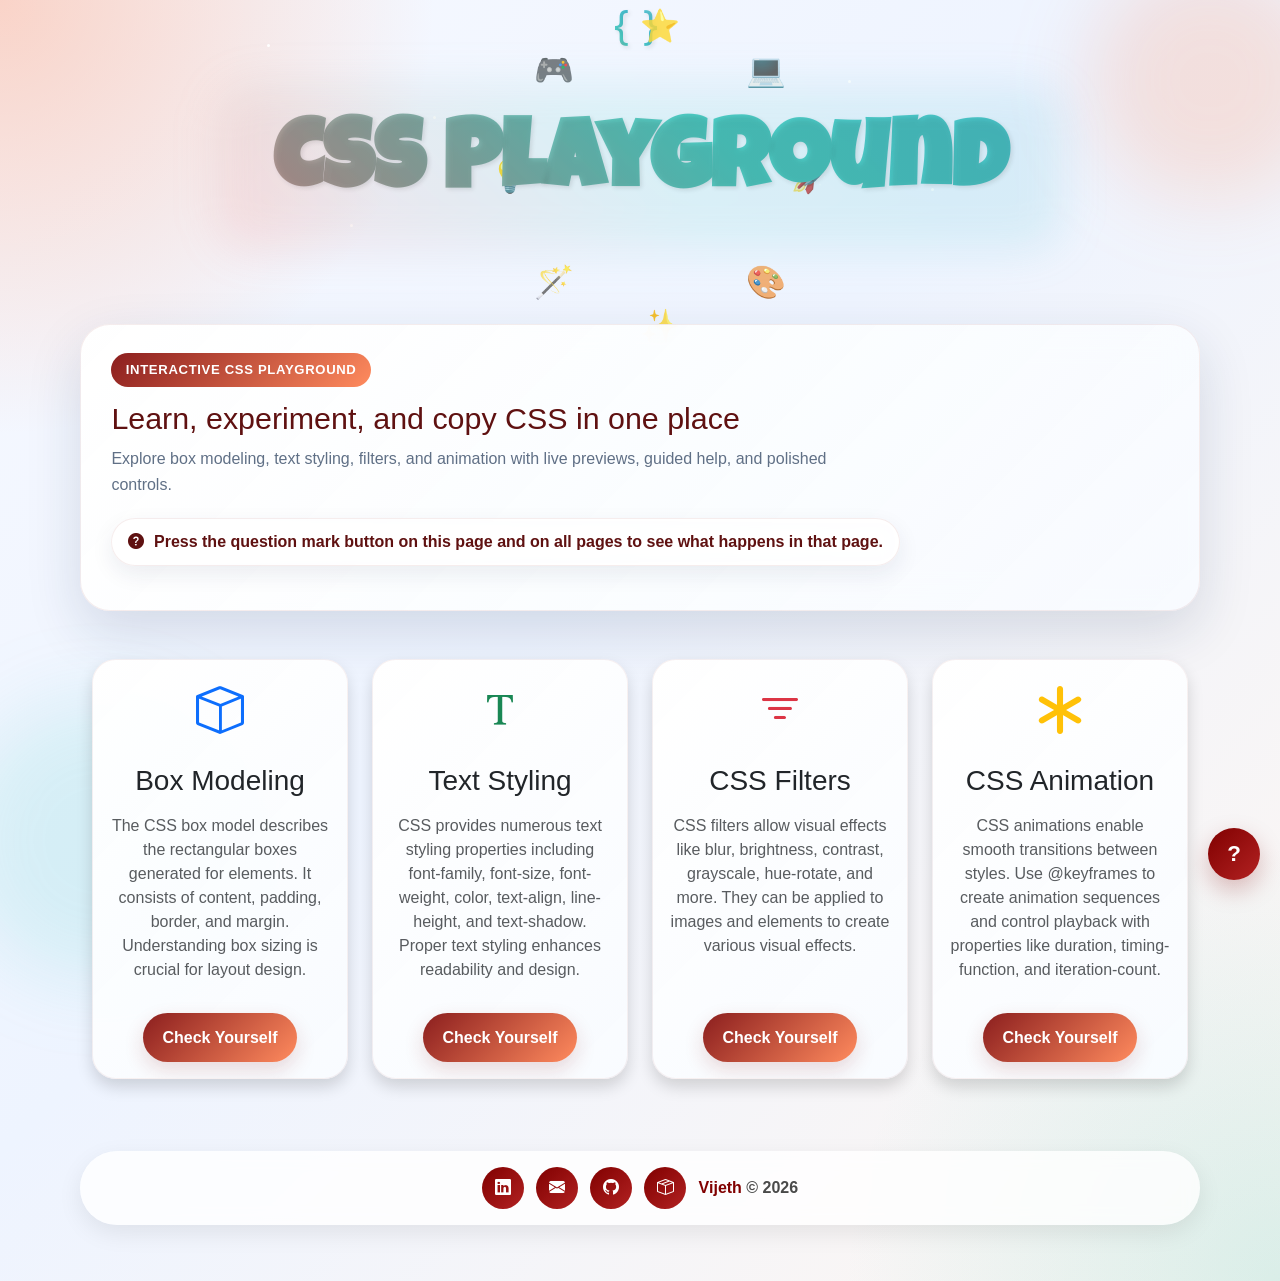
<file: index.html>
<!DOCTYPE html>
<html lang="en">

<head>
    <meta charset="UTF-8">
    <meta name="viewport" content="width=device-width, initial-scale=1.0">
    <link rel="icon" href="./Icons/main.png" type="image/x-icon" />
    <title>CSS PlayGround</title>
    <link href="https://cdn.jsdelivr.net/npm/bootstrap@5.3.0/dist/css/bootstrap.min.css" rel="stylesheet">
    <link rel="stylesheet" href="https://cdn.jsdelivr.net/npm/bootstrap-icons@1.7.2/font/bootstrap-icons.css">
    <link rel="stylesheet" href="style.css">
    <link href="https://fonts.googleapis.com/css2?family=Luckiest+Guy&display=swap" rel="stylesheet">
    <style>
        body {
            display: flex;
            flex-direction: column;
            align-items: center;
            justify-content: flex-start;
        }

        .page-footer {
            width: min(1120px, calc(100% - 2rem));
            margin: 2rem auto 1.5rem;
            padding: 1rem 1.25rem;
            border-radius: 999px;
            display: flex;
            justify-content: center;
            align-items: center;
            gap: 0.8rem;
            flex-wrap: wrap;
            background: rgba(255, 255, 255, 0.8);
            box-shadow: 0 8px 24px rgba(0, 0, 0, 0.08);
            backdrop-filter: blur(8px);
        }

        .social-links {
            display: flex;
            align-items: center;
            gap: 0.75rem;
        }

        .social-link {
            position: relative;
            display: inline-flex;
            align-items: center;
            justify-content: center;
            width: 42px;
            height: 42px;
            border-radius: 50%;
            background: linear-gradient(135deg, #800000, #b22222);
            color: #fff;
            text-decoration: none;
            font-size: 1rem;
            transition: transform 0.2s ease, box-shadow 0.2s ease;
        }

        .social-link:hover {
            transform: translateY(-3px);
            box-shadow: 0 8px 18px rgba(128, 0, 0, 0.25);
        }

        .social-link::after {
            content: attr(data-label);
            position: absolute;
            bottom: calc(100% + 8px);
            left: 50%;
            transform: translateX(-50%) translateY(4px);
            padding: 0.35rem 0.6rem;
            border-radius: 999px;
            background: #222;
            color: #fff;
            font-size: 0.72rem;
            white-space: nowrap;
            opacity: 0;
            visibility: hidden;
            transition: all 0.2s ease;
            pointer-events: none;
        }

        .social-link:hover::after {
            opacity: 1;
            visibility: visible;
            transform: translateX(-50%) translateY(0);
        }

        .footer-text {
            font-weight: 600;
            color: #4a4a4a;
        }

        .footer-name {
            font-weight: 700;
            color: #800000;
        }

        .help-fab {
            position: fixed;
            right: 1.25rem;
            bottom: 1.25rem;
            left: auto;
            top: auto;
            width: 52px;
            height: 52px;
            border: none;
            border-radius: 50%;
            background: linear-gradient(135deg, #800000, #b22222);
            color: #fff;
            font-size: 1.4rem;
            font-weight: 700;
            cursor: pointer;
            box-shadow: 0 10px 24px rgba(128, 0, 0, 0.25);
            z-index: 2200;
            display: inline-flex;
            align-items: center;
            justify-content: center;
        }

        .help-hint {
            display: inline-flex;
            align-items: center;
            gap: 0.6rem;
            margin: 0.2rem 0 1rem;
            padding: 0.7rem 1rem;
            border-radius: 999px;
            background: rgba(255, 255, 255, 0.88);
            color: #5f1111;
            font-weight: 600;
            box-shadow: 0 8px 22px rgba(24, 39, 75, 0.08);
            backdrop-filter: blur(10px);
            border: 1px solid rgba(139, 30, 30, 0.08);
        }

        .help-fab:hover {
            transform: scale(1.04);
        }

        .help-modal {
            position: fixed;
            inset: 0;
            background: rgba(0, 0, 0, 0.55);
            display: none;
            align-items: center;
            justify-content: center;
            padding: 1rem;
            z-index: 2300;
            overflow-y: auto;
        }

        .help-modal.active {
            display: flex;
        }

        .help-modal-content {
            width: min(92vw, 520px);
            max-height: 90vh;
            overflow-y: auto;
            background: linear-gradient(135deg, #ffffff, #f9fbff);
            border-radius: 24px;
            padding: 1.25rem;
            box-shadow: 0 24px 60px rgba(0, 0, 0, 0.18);
            border: 1px solid rgba(139, 30, 30, 0.08);
        }

        .help-modal-content h2 {
            margin: 0 0 0.6rem;
            color: #800000;
            font-size: 1.2rem;
        }

        .help-modal-content p,
        .help-modal-content li {
            color: #4a4a4a;
        }

        .help-modal-content ol {
            margin: 0.5rem 0 0;
            padding-left: 1.1rem;
        }

        .help-meaning {
            margin-top: 0.8rem;
            padding: 0.8rem;
            border-radius: 12px;
            background: #fff7f7;
            border: 1px solid rgba(128, 0, 0, 0.14);
            color: #333;
        }

        .help-close {
            margin-top: 1rem;
            border: none;
            border-radius: 999px;
            padding: 0.75rem 1rem;
            background: linear-gradient(135deg, #800000, #a02c2c);
            color: #fff;
            cursor: pointer;
            font-weight: 600;
            box-shadow: 0 10px 20px rgba(128, 0, 0, 0.16);
        }

        @media (max-width: 768px) {
            .page-footer {
                border-radius: 20px;
                padding: 0.9rem;
            }
        }
    </style>
</head>

<body>
    <div class="logo">
        <i class="bi bi-braces"></i>
        <!-- Bootstrap Icon -->
    </div>
    <!-- Enhanced Header Section -->
    <div class="header">
        <div class="emoji-container">
            <!-- Emojis surrounding the header -->
            <div class="emoji" style="animation-delay: 0s">🚀</div>
            <div class="emoji" style="animation-delay: 1s">🎨</div>
            <div class="emoji" style="animation-delay: 2s">✨</div>
            <div class="emoji" style="animation-delay: 3s">🪄</div>
            <div class="emoji" style="animation-delay: 4s">💡</div>
            <div class="emoji" style="animation-delay: 5s">🎮</div>
            <div class="emoji" style="animation-delay: 6s">⭐</div>
            <div class="emoji" style="animation-delay: 7s">💻</div>

            <!-- Animated stars background -->
            <div class="stars" style="--duration: 2s; left: 5%; top: 20%"></div>
            <div class="stars" style="--duration: 3s; left: 15%; top: 70%"></div>
            <div class="stars" style="--duration: 2.5s; left: 25%; top: 40%"></div>
            <div class="stars" style="--duration: 4s; left: 75%; top: 30%"></div>
            <div class="stars" style="--duration: 3.5s; left: 85%; top: 60%"></div>
        </div>
        <h1>CSS PlayGround</h1>
    </div>

    <button class="help-fab" id="helpBtn" aria-label="Open help">?</button>
    <div class="help-modal" id="helpModal">
        <div class="help-modal-content">
            <h2><i class="bi bi-lightbulb"></i> How to use this playground</h2>
            <p>Choose any card below to explore a CSS concept step by step.</p>
            <ol>
                <li>Open a module to see the live preview and the available controls.</li>
                <li>Adjust the sliders, colors, and options to experiment with styles.</li>
                <li>Use the generated CSS as a starting point for your own projects.</li>
            </ol>
            <div class="help-meaning">
                <strong>What each part does:</strong><br>
                <em>Cards:</em> represent each CSS topic such as box modeling, text styling, filters, and animation.<br>
                <em>Buttons:</em> open the selected module page.<br>
                <em>Footer links:</em> connect you to LinkedIn, email, GitHub, and the repository.<br>
                <strong>CSS property meaning:</strong> <em>display: flex</em> arranges items in a flexible layout, while <em>transition</em> makes hover changes smooth and animated.
            </div>
            <button class="help-close" id="helpClose">OK, Understood!</button>
        </div>
    </div>

    <section class="hero-summary">
        <div class="hero-pill">Interactive CSS Playground</div>
        <h2>Learn, experiment, and copy CSS in one place</h2>
        <p>Explore box modeling, text styling, filters, and animation with live previews, guided help, and polished controls.</p>
        <div class="help-hint">
            <i class="bi bi-question-circle-fill"></i>
            Press the question mark button on this page and on all pages to see what happens in that page.
        </div>
    </section>

    <!-- Rest of your feature cards section... -->
    <!-- Features Section -->
    <div class="container py-4">
        <div class="row g-4">
            <!-- Box Modeling -->
            <div class="col-md-6 col-lg-3">
                <div class="card h-100 feature-card shadow">
                    <div class="card-body text-center">
                        <div class="icon-wrapper text-primary">
                            <i class="bi bi-box"></i>
                        </div>
                        <h3 class="mb-3">Box Modeling</h3>
                        <p class="text-muted">
                            The CSS box model describes the rectangular boxes generated for elements. It consists of content, padding, border, and margin. Understanding box sizing is crucial for layout design.
                        </p>
                        <a href="./Box Styling Module/Box Styling.html" class="custom-btn">Check Yourself</a>
                    </div>
                </div>
            </div>

            <!-- Text Styling -->
            <div class="col-md-6 col-lg-3">
                <div class="card h-100 feature-card shadow">
                    <div class="card-body text-center">
                        <div class="icon-wrapper text-success">
                            <i class="bi bi-fonts"></i>
                        </div>
                        <h3 class="mb-3">Text Styling</h3>
                        <p class="text-muted">
                            CSS provides numerous text styling properties including font-family, font-size, font-weight, color, text-align, line-height, and text-shadow. Proper text styling enhances readability and design.
                        </p>
                        <a href="./Text Styling/index.html" class="custom-btn">Check Yourself</a>
                    </div>
                </div>
            </div>

            <!-- CSS Filters -->
            <div class="col-md-6 col-lg-3">
                <div class="card h-100 feature-card shadow">
                    <div class="card-body text-center">
                        <div class="icon-wrapper text-danger">
                            <i class="bi bi-filter"></i>
                        </div>
                        <h3 class="mb-3">CSS Filters</h3>
                        <p class="text-muted">
                            CSS filters allow visual effects like blur, brightness, contrast, grayscale, hue-rotate, and more. They can be applied to images and elements to create various visual effects.
                        </p><br>
                        <a href="./Filters/main.html" class="custom-btn">Check Yourself</a>
                    </div>
                </div>
            </div>

            <!-- Animation -->
            <div class="col-md-6 col-lg-3">
                <div class="card h-100 feature-card shadow">
                    <div class="card-body text-center">
                        <div class="icon-wrapper text-warning">
                            <i class="bi bi-asterisk"></i>
                        </div>
                        <h3 class="mb-3">CSS Animation</h3>
                        <p class="text-muted">
                            CSS animations enable smooth transitions between styles. Use @keyframes to create animation sequences and control playback with properties like duration, timing-function, and iteration-count.
                        </p>
                        <a href="./Animation Generator/index.html" class="custom-btn">Check Yourself</a>
                    </div>
                </div>
            </div>
        </div>
    </div>


    <footer class="page-footer">
        <div class="social-links">
            <a class="social-link" href="https://www.linkedin.com/in/vijeth-shetty-334s/" target="_blank" rel="noopener noreferrer" aria-label="LinkedIn" data-label="LinkedIn"><i class="bi bi-linkedin"></i></a>
            <a class="social-link" href="mailto:vijethshetty334@gmail.com" aria-label="Email" data-label="Email"><i class="bi bi-envelope-fill"></i></a>
            <a class="social-link" href="https://github.com/vijeth-s/" target="_blank" rel="noopener noreferrer" aria-label="GitHub" data-label="GitHub"><i class="bi bi-github"></i></a>
            <a class="social-link" href="https://github.com/vijeth-s/CSS-PlayGround" target="_blank" rel="noopener noreferrer" aria-label="Repo" data-label="Repo"><i class="bi bi-box-seam"></i></a>
        </div>
        <span class="footer-text"><span class="footer-name">Vijeth</span> © 2026</span>
    </footer>

    <script>
        // Position emojis in a circular orbit around the header
        const emojis = document.querySelectorAll('.emoji');
        const radius = 150; // Distance from the center
        const angleIncrement = (2 * Math.PI) / emojis.length;

        emojis.forEach((emoji, index) => {
            const angle = angleIncrement * index;
            const x = Math.cos(angle) * radius;
            const y = Math.sin(angle) * radius;

            emoji.style.left = `calc(50% + ${x}px)`;
            emoji.style.top = `calc(50% + ${y}px)`;
        });

        const helpBtn = document.getElementById('helpBtn');
        const helpModal = document.getElementById('helpModal');
        const helpClose = document.getElementById('helpClose');

        helpBtn.addEventListener('click', () => {
            helpModal.classList.add('active');
            document.body.style.overflow = 'hidden';
        });
        helpClose.addEventListener('click', () => {
            helpModal.classList.remove('active');
            document.body.style.overflow = '';
        });
        helpModal.addEventListener('click', (event) => {
            if (event.target === helpModal) {
                helpModal.classList.remove('active');
                document.body.style.overflow = '';
            }
        });
    </script>
</body>

</html>
</file>
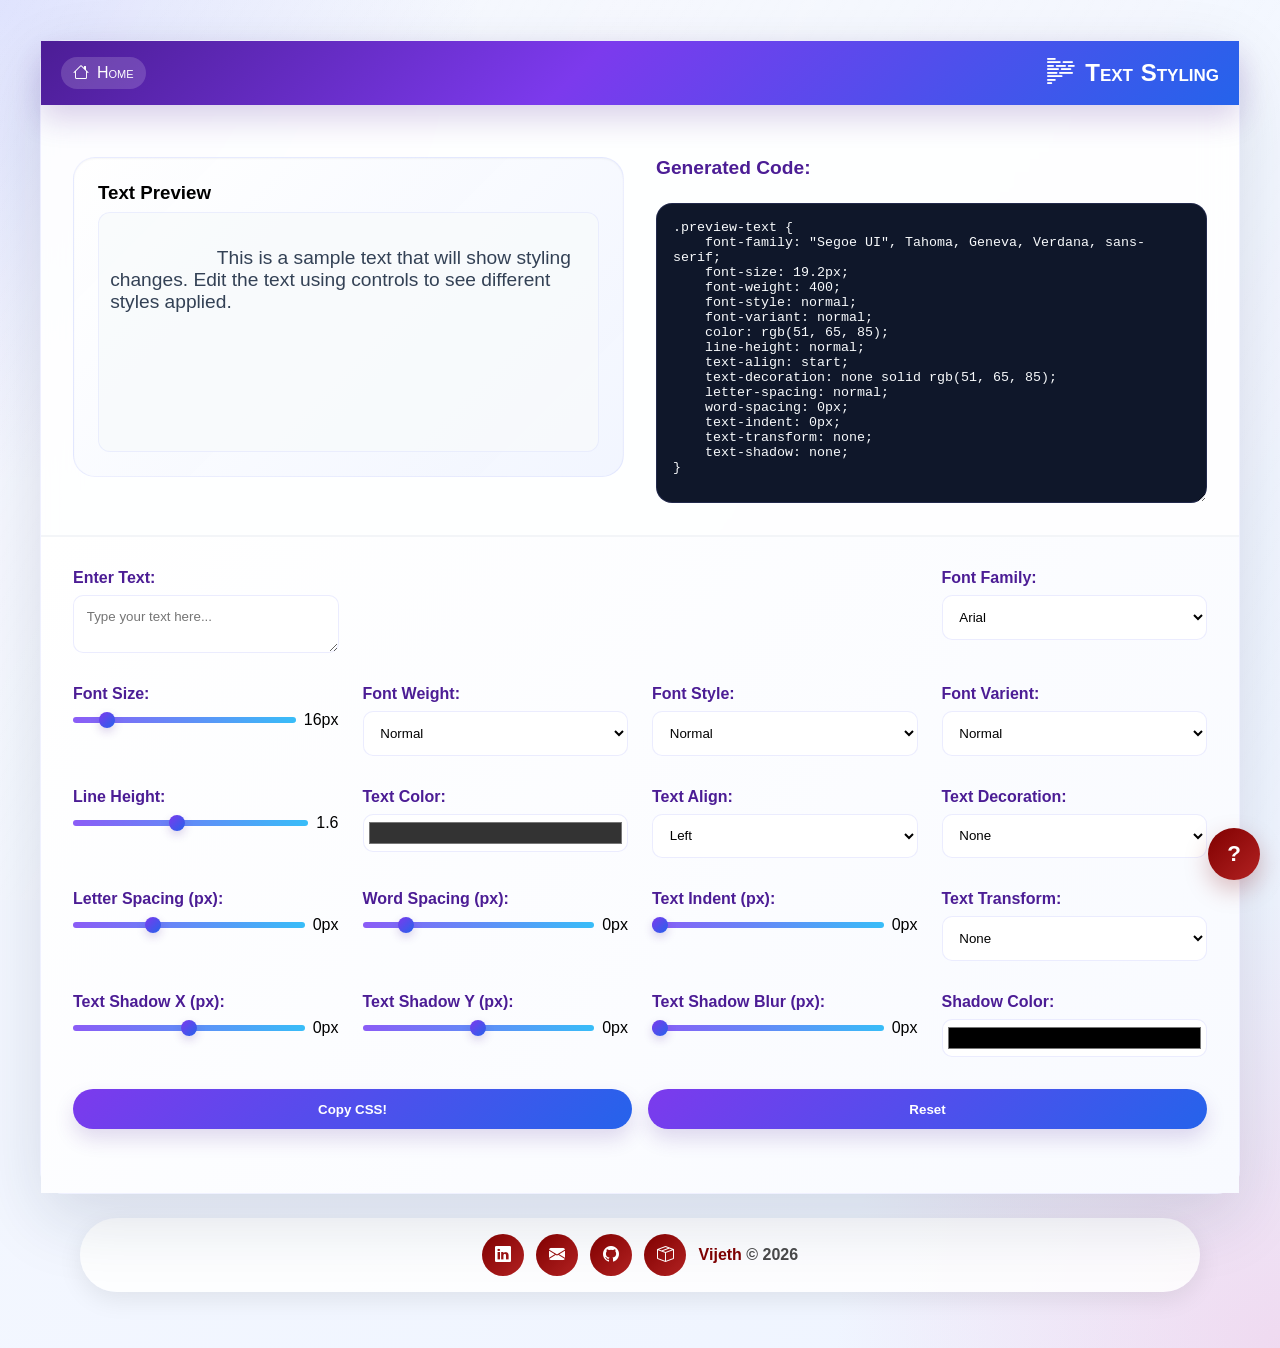
<file: Text Styling/index.html>
<!DOCTYPE html>
<html lang="en">

<head>
    <meta charset="UTF-8">
    <meta name="viewport" content="width=device-width, initial-scale=1.0">
    <link rel="icon" href="../Icons/text.png" type="image/x-icon" />
    <title>Text Styling Generator</title>
    <link rel="stylesheet" href="styles.css">
    <link rel="stylesheet" href="https://cdn.jsdelivr.net/npm/bootstrap-icons@1.11.3/font/bootstrap-icons.min.css">
    <style>
        body {
            display: flex;
            flex-direction: column;
            align-items: center;
            justify-content: flex-start;
        }

        .page-footer {
            width: min(1120px, calc(100% - 2rem));
            margin: 1.5rem auto 1rem;
            padding: 1rem 1.25rem;
            border-radius: 999px;
            display: flex;
            justify-content: center;
            align-items: center;
            gap: 0.8rem;
            flex-wrap: wrap;
            background: rgba(255, 255, 255, 0.85);
            box-shadow: 0 8px 24px rgba(0, 0, 0, 0.08);
        }

        .social-links {
            display: flex;
            align-items: center;
            gap: 0.75rem;
        }

        .social-link {
            position: relative;
            display: inline-flex;
            align-items: center;
            justify-content: center;
            width: 42px;
            height: 42px;
            border-radius: 50%;
            background: linear-gradient(135deg, #800000, #b22222);
            color: #fff;
            text-decoration: none;
            font-size: 1rem;
            transition: transform 0.2s ease, box-shadow 0.2s ease;
        }

        .social-link:hover {
            transform: translateY(-3px);
            box-shadow: 0 8px 18px rgba(128, 0, 0, 0.25);
        }

        .social-link::after {
            content: attr(data-label);
            position: absolute;
            bottom: calc(100% + 8px);
            left: 50%;
            transform: translateX(-50%) translateY(4px);
            padding: 0.35rem 0.6rem;
            border-radius: 999px;
            background: #222;
            color: #fff;
            font-size: 0.72rem;
            white-space: nowrap;
            opacity: 0;
            visibility: hidden;
            transition: all 0.2s ease;
            pointer-events: none;
        }

        .social-link:hover::after {
            opacity: 1;
            visibility: visible;
            transform: translateX(-50%) translateY(0);
        }

        .footer-text {
            font-weight: 600;
            color: #4a4a4a;
        }

        .footer-name {
            font-weight: 700;
            color: #800000;
        }

        .help-fab {
            position: fixed;
            right: 1.25rem;
            bottom: 1.25rem;
            left: auto;
            top: auto;
            width: 52px;
            height: 52px;
            border: none;
            border-radius: 50%;
            background: linear-gradient(135deg, #800000, #b22222);
            color: #fff;
            font-size: 1.4rem;
            font-weight: 700;
            cursor: pointer;
            box-shadow: 0 10px 24px rgba(128, 0, 0, 0.25);
            z-index: 2200;
            display: inline-flex;
            align-items: center;
            justify-content: center;
        }

        .help-fab:hover {
            transform: scale(1.04);
        }

        .help-modal {
            position: fixed;
            inset: 0;
            background: rgba(0, 0, 0, 0.55);
            display: none;
            align-items: center;
            justify-content: center;
            padding: 1rem;
            z-index: 2300;
            overflow-y: auto;
        }

        .help-modal.active {
            display: flex;
        }

        .help-modal-content {
            width: min(92vw, 520px);
            max-height: 90vh;
            overflow-y: auto;
            background: #fff;
            border-radius: 20px;
            padding: 1.25rem;
            box-shadow: 0 20px 50px rgba(0, 0, 0, 0.2);
        }

        .help-modal-content h2 {
            margin: 0 0 0.6rem;
            color: #800000;
            font-size: 1.2rem;
        }

        .help-modal-content ol {
            margin: 0.5rem 0 0;
            padding-left: 1.1rem;
            color: #4a4a4a;
        }

        .help-meaning {
            margin-top: 0.8rem;
            padding: 0.8rem;
            border-radius: 12px;
            background: #fff7f7;
            border: 1px solid rgba(128, 0, 0, 0.14);
            color: #333;
            font-size: 0.96rem;
            line-height: 1.5;
        }

        .help-meaning ul {
            margin: 0.3rem 0 0;
            padding-left: 1rem;
        }

        .help-meaning li + li {
            margin-top: 0.35rem;
        }

        .help-close {
            margin-top: 1rem;
            border: none;
            border-radius: 999px;
            padding: 0.7rem 1rem;
            background: #800000;
            color: #fff;
            cursor: pointer;
            font-weight: 600;
        }
    </style>
</head>

<body>
    <div class="main-container">
        <nav class="navigation-bar">
            <div class="nav-content">
                <a href="../index.html" class="home-link">
                    <i class="bi bi-house"></i> Home
                </a>
                <h1 class="nav-title"><i class="bi bi-body-text"></i> Text Styling </h1>
            </div>
        </nav>

        <button class="help-fab" id="helpBtn" aria-label="Open help">?</button>
        <div class="help-modal" id="helpModal">
            <div class="help-modal-content">
                <h2><i class="bi bi-fonts"></i> How to use this page</h2>
                <ol>
                    <li>Type your text into the input box to start styling it.</li>
                    <li>Change the font, size, weight, color, and spacing options.</li>
                    <li>Watch the live preview and copy the CSS when you are happy with the result.</li>
                </ol>
                <div class="help-meaning">
                    <strong>How to use this page:</strong>
                    <ul>
                        <li><strong>Font Family</strong> (<code>font-family</code>): changes the typeface. Use it to switch between serif, sans-serif, and decorative styles.</li>
                        <li><strong>Font Size</strong> (<code>font-size</code>): makes the text larger or smaller.</li>
                        <li><strong>Font Weight</strong> (<code>font-weight</code>): controls boldness, from lighter to heavier text.</li>
                        <li><strong>Font Style</strong> (<code>font-style</code>): makes the text normal, italic, or oblique.</li>
                        <li><strong>Font Variant</strong> (<code>font-variant</code>): changes text presentation such as small caps.</li>
                        <li><strong>Line Height</strong> (<code>line-height</code>): adjusts the spacing between lines of text.</li>
                        <li><strong>Text Align</strong> (<code>text-align</code>): positions text left, right, center, or justified.</li>
                        <li><strong>Text Decoration</strong> (<code>text-decoration</code>): adds underline, overline, or line-through effects.</li>
                        <li><strong>Text Transform</strong> (<code>text-transform</code>): changes text to uppercase, lowercase, or capitalized form.</li>
                        <li><strong>Letter Spacing</strong> (<code>letter-spacing</code>): increases or decreases space between letters.</li>
                        <li><strong>Word Spacing</strong> (<code>word-spacing</code>): changes space between words.</li>
                        <li><strong>Text Indent</strong> (<code>text-indent</code>): adds indentation to the first line of a paragraph.</li>
                        <li><strong>Text Color</strong> (<code>color</code>): changes the text color.</li>
                        <li><strong>Text Shadow X</strong> and <strong>Text Shadow Y</strong> (<code>text-shadow</code>): move the shadow horizontally and vertically.</li>
                        <li><strong>Text Shadow Blur</strong> (<code>text-shadow</code> blur radius): softens the shadow effect.</li>
                        <li><strong>Shadow Color</strong> (<code>text-shadow</code> color): sets the shadow color.</li>
                    </ul>
                </div>
                <button class="help-close" id="helpClose">OK, Understood!</button>
            </div>
        </div>

        <div class="content-container">
            <div class="preview-block">
                <h3>Text Preview</h3>
                <div class="preview-text" id="preview-text">
                    This is a sample text that will show styling changes. Edit the text using controls to see different styles applied.
                </div>
            </div>

            <div class="code-section">
                <label class="code-label" for="generated-code">Generated Code:</label>
                <textarea id="generated-code" readonly></textarea>
            </div>
        </div>

        <div class="controls-container">
            <!-- Row 1 -->
            <div class="control-row">
                <div class="control-group">
                    <label for="text-input">Enter Text:</label>
                    <textarea id="text-input" placeholder="Type your text here..."></textarea>
                </div>
                <div class="control-group"></div>
                <div class="control-group"></div>
                <div class="control-group">
                    <label for="font-family">Font Family:</label>
                    <select id="font-family">
                        <option value="Arial">Arial</option>
                        <option value="Times New Roman">Times New Roman</option>
                        <option value="Verdana">Verdana</option>
                        <option value="Georgia">Georgia</option>
                        <option value="Courier New">Courier New</option>
                        <option value="Gill Sans Extrabold">Gill Sans Extrabold</option>
                        <option value="Goudy Bookletter 1911">Goudy Bookletter 1911</option>
                        <option value="serif">Serif</option>
                        <option value="sans-serif">Sans-serif</option>
                        <option value="monospace">Monospace</option>
                        <option value="cursive">Cursive</option>
                        <option value="fantasy">Fantasy</option>
                        <option value="system-ui">System UI</option>
                        <option value="ui-serif">UI Serif</option>
                        <option value="ui-sans-serif">UI Sans-serif</option>
                        <option value="ui-monospace">UI Monospace</option>
                        <option value="ui-rounded">UI Rounded</option>
                        <option value="emoji">Emoji</option>
                        <option value="math">Math</option>
                        <option value="fangsong">Fangsong</option>
                    </select>
                </div>
            </div>
            <div class="control-row">
                <div class="control-group">
                    <label for="font-size">Font Size:</label>
                    <div class="range-container">
                        <input type="range" id="font-size" min="8" max="72" value="16">
                        <span id="font-size-value">16px</span>
                    </div>
                </div>
                <div class="control-group">
                    <label for="font-weight">Font Weight:</label>
                    <select id="font-weight">
                        <option value="normal">Normal</option>
                        <option value="100">100</option>
                        <option value="200">200</option>
                        <option value="300">300</option>
                        <option value="400">400</option>
                        <option value="500">500</option>
                        <option value="600">600</option>
                        <option value="700">700</option>
                        <option value="800">800</option>
                        <option value="900">900</option>
                        <option value="bold">Bold</option>
                        <option value="lighter">Lighter</option>
                    </select>
                </div>
                <div class="control-group">
                    <label for="font-style">Font Style:</label>
                    <select id="font-style">
                        <option value="normal">Normal</option>
                        <option value="italic">Italic</option>
                        <option value="oblique">Oblique</option>
                    </select>
                </div>
                <div class="control-group">
                    <label for="font-variant">Font Varient:</label>
                    <select id="font-variant">
                        <option value="normal">Normal</option>
                        <option value="small-caps">Small Caps</option>
                    </select>
                </div>
            </div>

            <!-- Row 2 -->
            <div class="control-row">
                <div class="control-group">
                    <label for="line-height">Line Height:</label>
                    <div class="range-container">
                        <input type="range" id="line-height" min="0.5" max="3" step="0.1" value="1.6">
                        <span id="line-height-value">1.6</span>
                    </div>
                </div>
                <div class="control-group">
                    <label for="text-color">Text Color:</label>
                    <input type="color" id="text-color" value="#333333">
                </div>
                <div class="control-group">
                    <label for="text-align">Text Align:</label>
                    <select id="text-align">
                        <option value="left">Left</option>
                        <option value="center">Center</option>
                        <option value="right">Right</option>
                        <option value="justify">Justify</option>
                    </select>
                </div>
                <div class="control-group">
                    <label for="text-decoration">Text Decoration:</label>
                    <select id="text-decoration">
                        <option value="none">None</option>
                        <option value="underline">Underline</option>
                        <option value="overline">Overline</option>
                        <option value="line-through">Line Through</option>
                    </select>
                </div>
            </div>

            <!-- Row 3 -->
            <div class="control-row">
                <div class="control-group">
                    <label for="letter-spacing">Letter Spacing (px):</label>
                    <div class="range-container">
                        <input type="range" id="letter-spacing" min="-10" max="20" value="0">
                        <span id="letter-spacing-value">0px</span>
                    </div>
                </div>
                <div class="control-group">
                    <label for="word-spacing">Word Spacing (px):</label>
                    <div class="range-container">
                        <input type="range" id="word-spacing" min="-10" max="50" value="0">
                        <span id="word-spacing-value">0px</span>
                    </div>
                </div>
                <div class="control-group">
                    <label for="text-indent">Text Indent (px):</label>
                    <div class="range-container">
                        <input type="range" id="text-indent" min="0" max="100" value="0">
                        <span id="text-indent-value">0px</span>
                    </div>
                </div>
                <div class="control-group">
                    <label for="text-transform">Text Transform:</label>
                    <select id="text-transform">
                        <option value="none">None</option>
                        <option value="uppercase">Uppercase</option>
                        <option value="lowercase">Lowercase</option>
                        <option value="capitalize">Capitalize</option>
                    </select>
                </div>
            </div>

            <!-- Row 4 -->
            <div class="control-row">
                <div class="control-group">
                    <label for="shadow-x">Text Shadow X (px):</label>
                    <div class="range-container">
                        <input type="range" id="shadow-x" min="-10" max="10" value="0">
                        <span id="shadow-x-value">0px</span>
                    </div>
                </div>
                <div class="control-group">
                    <label for="shadow-y">Text Shadow Y (px):</label>
                    <div class="range-container">
                        <input type="range" id="shadow-y" min="-10" max="10" value="0">
                        <span id="shadow-y-value">0px</span>
                    </div>
                </div>
                <div class="control-group">
                    <label for="shadow-blur">Text Shadow Blur (px):</label>
                    <div class="range-container">
                        <input type="range" id="shadow-blur" min="0" max="20" value="0">
                        <span id="shadow-blur-value">0px</span>
                    </div>
                </div>
                <div class="control-group">
                    <label for="shadow-color">Shadow Color:</label>
                    <input type="color" id="shadow-color" value="#000000">
                </div>
            </div>

            <!-- Buttons -->
            <div class="control-row button-row">
                <button id="copy-css" class="styled-button">Copy CSS!</button>
                <button id="reset" class="styled-button">Reset</button>
            </div>
        </div>
    </div>
    <footer class="page-footer">
        <div class="social-links">
            <a class="social-link" href="https://www.linkedin.com/in/vijeth-shetty-334s/" target="_blank" rel="noopener noreferrer" aria-label="LinkedIn" data-label="LinkedIn"><i class="bi bi-linkedin"></i></a>
            <a class="social-link" href="mailto:vijethshetty334@gmail.com" aria-label="Email" data-label="Email"><i class="bi bi-envelope-fill"></i></a>
            <a class="social-link" href="https://github.com/vijeth-s/" target="_blank" rel="noopener noreferrer" aria-label="GitHub" data-label="GitHub"><i class="bi bi-github"></i></a>
            <a class="social-link" href="https://github.com/vijeth-s/CSS-PlayGround" target="_blank" rel="noopener noreferrer" aria-label="Repo" data-label="Repo"><i class="bi bi-box-seam"></i></a>
        </div>
        <span class="footer-text"><span class="footer-name">Vijeth</span> © 2026</span>
    </footer>

    <script src="script.js"></script>
    <script>
        const helpBtn = document.getElementById('helpBtn');
        const helpModal = document.getElementById('helpModal');
        const helpClose = document.getElementById('helpClose');

        // Keep these overlays outside the styled page container so `fixed`
        // positioning is always relative to the viewport while scrolling.
        document.body.append(helpBtn, helpModal);

        helpBtn.addEventListener('click', () => {
            helpModal.classList.add('active');
            document.body.style.overflow = 'hidden';
        });
        helpClose.addEventListener('click', () => {
            helpModal.classList.remove('active');
            document.body.style.overflow = '';
        });
        helpModal.addEventListener('click', (event) => {
            if (event.target === helpModal) {
                helpModal.classList.remove('active');
                document.body.style.overflow = '';
            }
        });
    </script>
</body>

</html>
</file>
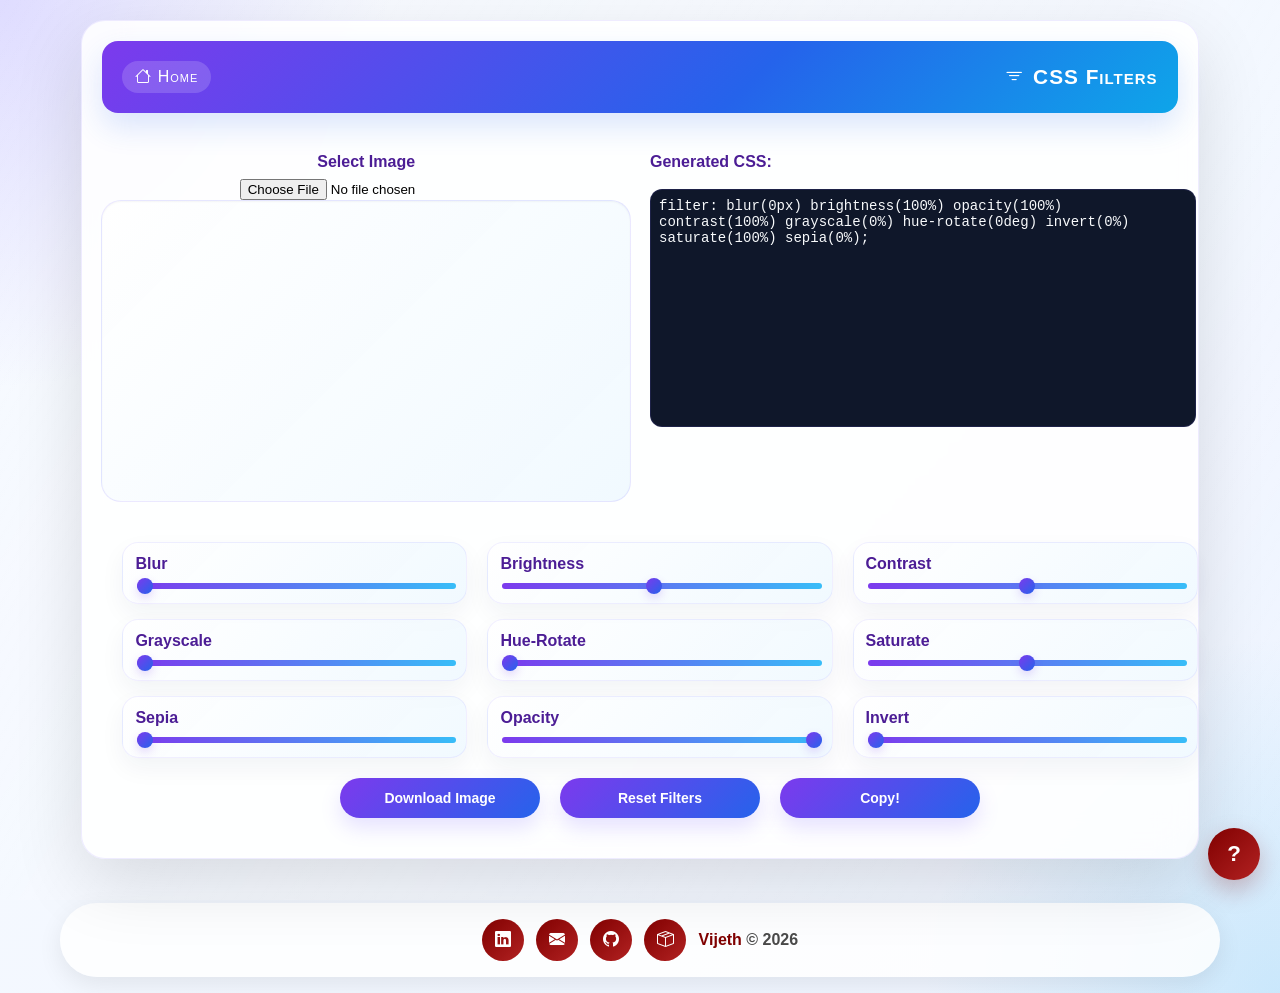
<file: Filters/main.html>
<!DOCTYPE html>
<html lang="en">

<head>
    <meta charset="UTF-8">
    <meta name="viewport" content="width=device-width, initial-scale=1.0">
    <link rel="icon" href="../Icons/filter.png" type="image/x-icon" />
    <title>CSS Filters</title>
    <link rel="stylesheet" href="style.css">
    <link rel="stylesheet" href="https://cdn.jsdelivr.net/npm/bootstrap-icons@1.11.3/font/bootstrap-icons.min.css">
    <style>
        body {
            display: flex;
            flex-direction: column;
            align-items: center;
            justify-content: flex-start;
        }

        .page-footer {
            width: min(1120px, calc(100% - 2rem));
            margin: 1.5rem auto 1rem;
            padding: 1rem 1.25rem;
            border-radius: 999px;
            display: flex;
            justify-content: center;
            align-items: center;
            gap: 0.8rem;
            flex-wrap: wrap;
            background: rgba(255, 255, 255, 0.85);
            box-shadow: 0 8px 24px rgba(0, 0, 0, 0.08);
        }

        .social-links {
            display: flex;
            align-items: center;
            gap: 0.75rem;
        }

        .social-link {
            position: relative;
            display: inline-flex;
            align-items: center;
            justify-content: center;
            width: 42px;
            height: 42px;
            border-radius: 50%;
            background: linear-gradient(135deg, #800000, #b22222);
            color: #fff;
            text-decoration: none;
            font-size: 1rem;
            transition: transform 0.2s ease, box-shadow 0.2s ease;
        }

        .social-link:hover {
            transform: translateY(-3px);
            box-shadow: 0 8px 18px rgba(128, 0, 0, 0.25);
        }

        .social-link::after {
            content: attr(data-label);
            position: absolute;
            bottom: calc(100% + 8px);
            left: 50%;
            transform: translateX(-50%) translateY(4px);
            padding: 0.35rem 0.6rem;
            border-radius: 999px;
            background: #222;
            color: #fff;
            font-size: 0.72rem;
            white-space: nowrap;
            opacity: 0;
            visibility: hidden;
            transition: all 0.2s ease;
            pointer-events: none;
        }

        .social-link:hover::after {
            opacity: 1;
            visibility: visible;
            transform: translateX(-50%) translateY(0);
        }

        .footer-text {
            font-weight: 600;
            color: #4a4a4a;
        }

        .footer-name {
            font-weight: 700;
            color: #800000;
        }

        .help-fab {
            position: fixed;
            right: 1.25rem;
            bottom: 1.25rem;
            left: auto;
            top: auto;
            width: 52px;
            height: 52px;
            border: none;
            border-radius: 50%;
            background: linear-gradient(135deg, #800000, #b22222);
            color: #fff;
            font-size: 1.4rem;
            font-weight: 700;
            cursor: pointer;
            box-shadow: 0 10px 24px rgba(128, 0, 0, 0.25);
            z-index: 2200;
            display: inline-flex;
            align-items: center;
            justify-content: center;
        }

        .help-fab:hover {
            transform: scale(1.04);
        }

        .help-modal {
            position: fixed;
            inset: 0;
            background: rgba(0, 0, 0, 0.55);
            display: none;
            align-items: center;
            justify-content: center;
            padding: 1rem;
            z-index: 2300;
            overflow-y: auto;
        }

        .help-modal.active {
            display: flex;
        }

        .help-modal-content {
            width: min(92vw, 520px);
            max-height: 90vh;
            overflow-y: auto;
            background: #fff;
            border-radius: 20px;
            padding: 1.25rem;
            box-shadow: 0 20px 50px rgba(0, 0, 0, 0.2);
        }

        .help-modal-content h2 {
            margin: 0 0 0.6rem;
            color: #800000;
            font-size: 1.2rem;
        }

        .help-modal-content ol {
            margin: 0.5rem 0 0;
            padding-left: 1.1rem;
            color: #4a4a4a;
        }

        .help-meaning {
            margin-top: 0.8rem;
            padding: 0.8rem;
            border-radius: 12px;
            background: #fff7f7;
            border: 1px solid rgba(128, 0, 0, 0.14);
            color: #333;
            font-size: 0.96rem;
            line-height: 1.5;
        }

        .help-meaning ul {
            margin: 0.3rem 0 0;
            padding-left: 1rem;
        }

        .help-meaning li + li {
            margin-top: 0.35rem;
        }

        .help-close {
            margin-top: 1rem;
            border: none;
            border-radius: 999px;
            padding: 0.7rem 1rem;
            background: #800000;
            color: #fff;
            cursor: pointer;
            font-weight: 600;
        }
    </style>
</head>

<body>
    <div class="main-container">
        <nav class="navigation-bar">
            <div class="nav-content">
                <a href="../index.html" class="home-link"> <i class="bi bi-house"></i> Home
                </a>
                <h1 class="nav-title"><i class="bi bi-filter"></i> CSS Filters</h1>
            </div>
        </nav>

        <button class="help-fab" id="helpBtn" aria-label="Open help">?</button>
        <div class="help-modal" id="helpModal">
            <div class="help-modal-content">
                <h2><i class="bi bi-funnel"></i> How to use this page</h2>
                <ol>
                    <li>Upload an image to start applying CSS filters.</li>
                    <li>Move the sliders to adjust blur, brightness, contrast, grayscale, and more.</li>
                    <li>Preview the changes, then download or copy the generated CSS.</li>
                </ol>
                <div class="help-meaning">
                    <strong>How to use this page:</strong>
                    <ul>
                        <li><strong>Blur</strong> (<code>blur()</code>): softens the image by spreading pixels outward.</li>
                        <li><strong>Brightness</strong> (<code>brightness()</code>): makes the image lighter or darker.</li>
                        <li><strong>Contrast</strong> (<code>contrast()</code>): increases or decreases the difference between light and dark areas.</li>
                        <li><strong>Grayscale</strong> (<code>grayscale()</code>): converts the image to black and white.</li>
                        <li><strong>Hue-Rotate</strong> (<code>hue-rotate()</code>): shifts the color tones around the color wheel.</li>
                        <li><strong>Saturate</strong> (<code>saturate()</code>): boosts or reduces the intensity of colors.</li>
                        <li><strong>Sepia</strong> (<code>sepia()</code>): gives the image a warm brown, old-photo effect.</li>
                        <li><strong>Opacity</strong> (<code>opacity()</code>): makes the image more or less transparent.</li>
                        <li><strong>Invert</strong> (<code>invert()</code>): flips colors to their opposite values.</li>
                    </ul>
                </div>
                <button class="help-close" id="helpClose">OK, Understood!</button>
            </div>
        </div>

        <div class="content-wrapper">
            <div class="content-container">
                <div class="flex-container">
                    <div class="image-upload">
                        <label for="image-selector">Select Image</label>
                        <input type="file" id="image-selector" accept="image/*" placeholder="Select an image" onchange="loadImage(event)">
                        <div class="image-container">
                            <img id="uploaded-image" class="img-fluid" alt="Uploaded Image">
                            <div id="message"> Please upload an image before downloading.</div>
                        </div>
                    </div>
                    <div class="code-block">
                        <label for="styles">Generated CSS:</label>
                        <textarea id="styles" rows="6" readonly></textarea>
                    </div>
                </div>
                <div class="settings">
                    <div class="settings-row">
                        <div class="setting-item">
                            <label for="blur">Blur</label>
                            <input type="range" id="blur" min="0" max="40" value="0">
                        </div>
                        <div class="setting-item">
                            <label for="brightness">Brightness</label>
                            <input type="range" id="brightness" min="10" max="200" value="100">
                        </div>
                        <div class="setting-item">
                            <label for="contrast">Contrast</label>
                            <input type="range" id="contrast" min="0" max="200" value="100">
                        </div>
                    </div>
                    <div class="settings-row">
                        <div class="setting-item">
                            <label for="grayscale">Grayscale</label>
                            <input type="range" id="grayscale" min="0" max="100" value="0">
                        </div>
                        <div class="setting-item">
                            <label for="hue-rotate">Hue-Rotate</label>
                            <input type="range" id="hue-rotate" min="0" max="180" value="0">
                        </div>
                        <div class="setting-item">
                            <label for="saturate">Saturate</label>
                            <input type="range" id="saturate" min="0" max="200" value="100">
                        </div>
                    </div>
                    <div class="settings-row">
                        <div class="setting-item">
                            <label for="sepia">Sepia</label>
                            <input type="range" id="sepia" min="0" max="100" value="0">
                        </div>
                        <div class="setting-item">
                            <label for="opacity">Opacity</label>
                            <input type="range" id="opacity" min="0" max="100" value="100">
                        </div>
                        <div class="setting-item">
                            <label for="invert">Invert</label>
                            <input type="range" id="invert" min="0" max="100" value="0">
                        </div>
                    </div>
                    <div class="button-row">
                        <button class="reset" onclick="downloadImage()">Download Image</button>
                        <button class="reset" onclick="resetFilters()">Reset Filters</button>
                        <button class="reset" id="copy-styles" onclick="copyStyles()">Copy!</button>
                    </div>
                </div>
            </div>
        </div>
    </div>
    <footer class="page-footer">
        <div class="social-links">
            <a class="social-link" href="https://www.linkedin.com/in/vijeth-shetty-334s/" target="_blank" rel="noopener noreferrer" aria-label="LinkedIn" data-label="LinkedIn"><i class="bi bi-linkedin"></i></a>
            <a class="social-link" href="mailto:vijethshetty334@gmail.com" aria-label="Email" data-label="Email"><i class="bi bi-envelope-fill"></i></a>
            <a class="social-link" href="https://github.com/vijeth-s/" target="_blank" rel="noopener noreferrer" aria-label="GitHub" data-label="GitHub"><i class="bi bi-github"></i></a>
            <a class="social-link" href="https://github.com/vijeth-s/CSS-PlayGround" target="_blank" rel="noopener noreferrer" aria-label="Repo" data-label="Repo"><i class="bi bi-box-seam"></i></a>
        </div>
        <span class="footer-text"><span class="footer-name">Vijeth</span> © 2026</span>
    </footer>

    <script src="script.js"></script>
    <script>
        const helpBtn = document.getElementById('helpBtn');
        const helpModal = document.getElementById('helpModal');
        const helpClose = document.getElementById('helpClose');

        // Keep these overlays outside the styled page container so `fixed`
        // positioning is always relative to the viewport while scrolling.
        document.body.append(helpBtn, helpModal);

        helpBtn.addEventListener('click', () => {
            helpModal.classList.add('active');
            document.body.style.overflow = 'hidden';
        });
        helpClose.addEventListener('click', () => {
            helpModal.classList.remove('active');
            document.body.style.overflow = '';
        });
        helpModal.addEventListener('click', (event) => {
            if (event.target === helpModal) {
                helpModal.classList.remove('active');
                document.body.style.overflow = '';
            }
        });
    </script>
</body>

</html>
</file>
<file: style.css>
:root {
    --primary: #8b1e1e;
    --primary-dark: #5f1111;
    --accent: #ff8b5e;
    --accent-2: #4ecdc4;
    --text: #243447;
    --muted: #607086;
    --surface: rgba(255, 255, 255, 0.86);
    --surface-strong: #ffffff;
    --shadow: 0 20px 55px rgba(24, 39, 75, 0.14);
}

* {
    box-sizing: border-box;
}

body {
    background:
        radial-gradient(circle at top left, rgba(255, 139, 94, 0.34), transparent 24%),
        radial-gradient(circle at bottom right, rgba(78, 205, 196, 0.2), transparent 24%),
        linear-gradient(135deg, #f7f9ff 0%, #eef4ff 45%, #fdf6f1 100%);
    min-height: 100vh;
    font-family: 'Segoe UI', Tahoma, Geneva, Verdana, sans-serif;
    overflow-x: hidden;
    color: var(--text);
    padding-bottom: 2rem;
    position: relative;
}

.help-fab {
    position: fixed;
    right: 1.25rem;
    bottom: 1.25rem;
    left: auto;
    top: auto;
    z-index: 2200;
}

body::before,
body::after {
    content: '';
    position: fixed;
    border-radius: 50%;
    filter: blur(40px);
    pointer-events: none;
    z-index: 0;
}

body::before {
    width: 240px;
    height: 240px;
    top: -40px;
    right: -50px;
    background: rgba(255, 139, 94, 0.2);
}

body::after {
    width: 280px;
    height: 280px;
    bottom: -80px;
    left: -40px;
    background: rgba(78, 205, 196, 0.16);
}

.logo,
.header,
.hero-summary,
.container {
    position: relative;
    z-index: 1;
}

.logo {
    display: inline-flex;
    align-items: center;
    font-family: 'Luckiest Guy', cursive;
    font-size: 3rem;
    background: linear-gradient(45deg, #ff6b6b, #4ecdc4, #45b7d1, #96f2d7);
    -webkit-background-clip: text;
    background-clip: text;
    -webkit-text-fill-color: transparent;
    text-shadow: 2px 2px 4px rgba(0, 0, 0, 0.1);
    animation: float 3.3s ease-in-out infinite;
}

.logo i {
    margin-right: 0.5rem;
    animation: spin 6s linear infinite;
}

@keyframes float {
    0%,
    100% {
        transform: translateY(0);
    }
    50% {
        transform: translateY(-10px);
    }
}

@keyframes spin {
    0% {
        transform: rotate(0deg);
    }
    100% {
        transform: rotate(360deg);
    }
}

.header {
    text-align: center;
    padding: 4.6rem 1rem 2.6rem;
    margin-top: -100px;
    position: relative;
    min-height: 40vh;
    display: flex;
    align-items: center;
    justify-content: center;
}

.header h1 {
    font-size: clamp(3rem, 8vw, 6rem);
    font-weight: bold;
    display: inline-block;
    position: relative;
    animation: float 3.2s ease-in-out infinite;
    background: linear-gradient(45deg, #ff6b6b, #4ecdc4, #45b7d1, #96f2d7, #ff6b6b);
    background-size: 400% 400%;
    -webkit-background-clip: text;
    background-clip: text;
    -webkit-text-fill-color: transparent;
    font-family: 'Luckiest Guy', cursive;
    text-shadow: 2px 2px 4px rgba(0, 0, 0, 0.1);
    margin: 2rem 0;
    padding: 0 2rem;
    position: relative;
    z-index: 2;
}

.header h1::before {
    content: '';
    position: absolute;
    inset: -24px;
    background: linear-gradient(45deg, rgba(255, 107, 107, 0.14), rgba(78, 205, 196, 0.14), rgba(69, 183, 209, 0.14));
    border-radius: 36px;
    z-index: -1;
    filter: blur(22px);
}

.emoji-container {
    position: absolute;
    inset: 0;
    pointer-events: none;
}

.emoji {
    position: absolute;
    font-size: 2rem;
    animation: emojiOrbit 8s infinite linear;
    opacity: 0.82;
    transform-origin: center;
}

@keyframes emojiOrbit {
    0% {
        transform: rotate(0deg) translateX(150px) rotate(0deg);
    }
    100% {
        transform: rotate(360deg) translateX(150px) rotate(-360deg);
    }
}

.stars {
    position: absolute;
    width: 3px;
    height: 3px;
    background: #fff;
    border-radius: 50%;
    animation: twinkle var(--duration) ease-in-out infinite;
}

@keyframes twinkle {
    0%,
    100% {
        opacity: 0.3;
    }
    50% {
        opacity: 1;
    }
}

.hero-summary {
    width: min(1120px, calc(100% - 2rem));
    margin: -0.5rem auto 1.5rem;
    padding: 1.75rem 1.9rem;
    border-radius: 30px;
    background: linear-gradient(135deg, rgba(255,255,255,0.96), rgba(248,251,255,0.9));
    box-shadow: var(--shadow);
    backdrop-filter: blur(16px);
    border: 1px solid rgba(139, 30, 30, 0.08);
}

.hero-pill {
    display: inline-block;
    background: linear-gradient(135deg, var(--primary), var(--accent));
    color: white;
    padding: 0.45rem 0.9rem;
    border-radius: 999px;
    font-size: 0.82rem;
    font-weight: 700;
    letter-spacing: 0.05em;
    text-transform: uppercase;
    margin-bottom: 0.8rem;
}

.hero-summary h2 {
    margin: 0 0 0.6rem;
    font-size: clamp(1.35rem, 2.4vw, 1.9rem);
    color: var(--primary-dark);
}

.hero-summary p {
    margin: 0 0 1rem;
    color: var(--muted);
    max-width: 760px;
    line-height: 1.65;
}

.hero-actions {
    display: flex;
    gap: 0.75rem;
    flex-wrap: wrap;
}

.hero-link {
    display: inline-flex;
    align-items: center;
    justify-content: center;
    padding: 0.85rem 1.2rem;
    border-radius: 999px;
    background: linear-gradient(135deg, var(--primary), var(--accent));
    color: white;
    text-decoration: none;
    font-weight: 600;
    transition: transform 0.2s ease, box-shadow 0.2s ease;
    box-shadow: 0 10px 24px rgba(139, 30, 30, 0.16);
}

.hero-link:hover {
    transform: translateY(-2px);
    color: white;
}

.hero-link-secondary {
    background: transparent;
    color: var(--primary);
    border: 1px solid rgba(139, 30, 30, 0.2);
    box-shadow: none;
}

.hero-link-secondary:hover {
    background: rgba(139, 30, 30, 0.06);
}

.container {
    width: min(1120px, calc(100% - 2rem));
    margin: 0 auto 1rem;
}

.feature-card {
    position: relative;
    overflow: hidden;
    transition: transform 0.25s ease, box-shadow 0.25s ease, background 0.25s ease;
    border: none;
    border-radius: 24px;
    box-shadow: var(--shadow);
    background: linear-gradient(135deg, rgba(255,255,255,0.97), rgba(248,251,255,0.95));
    border: 1px solid rgba(139, 30, 30, 0.06);
}

.feature-card::before {
    content: '';
    position: absolute;
    inset: 0;
    background: linear-gradient(120deg, transparent 0%, rgba(255, 139, 94, 0.08) 50%, transparent 100%);
    transform: translateX(-100%);
    transition: transform 0.6s ease;
}

.feature-card:hover::before {
    transform: translateX(100%);
}

.feature-card:hover {
    transform: translateY(-8px);
    box-shadow: 0 22px 48px rgba(24, 39, 75, 0.16);
    background: linear-gradient(135deg, #fff7f3 0%, #ffe7db 100%);
}

.icon-wrapper {
    font-size: 3rem;
    margin-bottom: 1rem;
    color: var(--primary);
}

.custom-btn {
    background: linear-gradient(135deg, var(--primary), var(--accent));
    color: white;
    padding: 0.8rem 1.2rem;
    border-radius: 999px;
    text-decoration: none;
    display: inline-block;
    margin-top: 15px;
    font-weight: 600;
    transition: transform 0.2s ease, box-shadow 0.2s ease;
    box-shadow: 0 8px 20px rgba(139, 30, 30, 0.16);
}

.custom-btn:hover {
    color: white;
    transform: translateY(-3px);
    box-shadow: 0 12px 24px rgba(139, 30, 30, 0.2);
}

@media (max-width: 768px) {
    .hero-summary {
        padding: 1.2rem;
    }

    .header {
        padding: 4rem 1rem 2rem;
        margin-top: -80px;
    }
}
</file>
<file: Text Styling/styles.css>
* {
    margin: 0;
    padding: 0;
    box-sizing: border-box;
}

body {
    display: flex;
    flex-direction: column;
    align-items: center;
    min-height: 100vh;
    font-family: 'Segoe UI', Tahoma, Geneva, Verdana, sans-serif;
    background:
        radial-gradient(circle at top left, rgba(129, 140, 248, 0.2), transparent 26%),
        radial-gradient(circle at bottom right, rgba(244, 114, 182, 0.2), transparent 24%),
        linear-gradient(135deg, #f7f9ff 0%, #eef4ff 100%);
    padding: 20px 0 40px;
    position: relative;
}

body::before {
    content: '';
    position: fixed;
    inset: 0;
    background: linear-gradient(120deg, transparent 0%, rgba(255,255,255,0.25) 45%, transparent 100%);
    pointer-events: none;
}

.main-container {
    width: min(1200px, calc(100% - 2rem));
    margin-top: 20px;
    background: rgba(255, 255, 255, 0.88);
    box-shadow: 0 24px 70px rgba(24, 39, 75, 0.14);
    border-radius: 24px;
    overflow: visible;
    border: 1px solid rgba(129, 140, 248, 0.12);
    backdrop-filter: blur(18px);
}

.navigation-bar {
    background: linear-gradient(135deg, #4c1d95 0%, #7c3aed 45%, #2563eb 100%);
    width: 100%;
    padding: 16px 0;
    margin-bottom: 20px;
    border-radius: 0;
    box-shadow: 0 14px 30px rgba(76, 29, 149, 0.2);
}

.nav-content {
    display: flex;
    align-items: center;
    justify-content: space-between;
    padding: 0 20px;
    font-variant: small-caps;
    word-spacing: 1px;
}

.home-link {
    color: white;
    text-decoration: none;
    font-size: 16px;
    display: flex;
    align-items: center;
    gap: 8px;
    width: fit-content;
    padding: 0.45rem 0.75rem;
    border-radius: 999px;
    background: rgba(255,255,255,0.16);
}

.home-link:hover {
    color: white;
}

.nav-title {
    color: white;
    font-size: 24px;
    margin: 0;
    display: flex;
    align-items: center;
    gap: 10px;
    font-weight: 700;
}

.nav-title i {
    font-size: 28px;
}

.content-container {
    display: grid;
    grid-template-columns: 1fr 1fr;
    gap: 2rem;
    padding: 2rem;
    min-height: 400px;
}

.preview-block {
    border: 1px solid rgba(129, 140, 248, 0.14);
    padding: 1.5rem;
    border-radius: 22px;
    background: linear-gradient(135deg, rgba(255,255,255,0.96), rgba(241,245,255,0.95));
    height: 320px;
    overflow: hidden;
    display: flex;
    flex-direction: column;
    box-shadow: inset 0 1px 2px rgba(0,0,0,0.04);
}

.preview-text {
    font-size: 1.2rem;
    color: #334155;
    transition: all 0.3s ease;
    overflow-wrap: break-word;
    word-break: break-word;
    white-space: pre-wrap;
    overflow-y: auto;
    flex-grow: 1;
    padding: 0.7rem;
    border: 1px solid rgba(129, 140, 248, 0.12);
    margin-top: 0.5rem;
    border-radius: 12px;
    background: rgba(248,250,252,0.8);
}

.code-section {
    display: flex;
    flex-direction: column;
    gap: 1rem;
}

.code-label {
    font-size: 1.2rem;
    font-weight: 700;
    color: #4c1d95;
    margin-bottom: 0.5rem;
}

#generated-code {
    width: 100%;
    height: 300px;
    padding: 1rem;
    border: 1px solid rgba(129, 140, 248, 0.16);
    border-radius: 16px;
    resize: vertical;
    font-family: 'Cascadia Code', Consolas, monospace;
    background: #0f172a;
    color: #f8fafc;
    white-space: pre-wrap;
}

.controls-container {
    padding: 2rem;
    background: linear-gradient(135deg, #ffffff, #f8faff);
    border-top: 2px solid #f3f5f8;
}

.control-row {
    display: grid;
    grid-template-columns: repeat(4, 1fr);
    gap: 1.5rem;
    margin-bottom: 2rem;
}

.control-group {
    display: flex;
    flex-direction: column;
    gap: 0.5rem;
}

label {
    font-weight: 700;
    color: #4c1d95;
}

input[type="range"] {
    width: 100%;
    height: 6px;
    background: linear-gradient(90deg, #8b5cf6, #38bdf8);
    border-radius: 999px;
    outline: none;
    -webkit-appearance: none;
    -moz-appearance: none;
    appearance: none;
}

input[type="range"]::-webkit-slider-thumb {
    -webkit-appearance: none;
    width: 16px;
    height: 16px;
    background: linear-gradient(135deg, #7c3aed, #2563eb);
    border-radius: 50%;
    cursor: pointer;
    box-shadow: 0 4px 10px rgba(76, 29, 149, 0.2);
}

input[type="color"] {
    width: 100%;
    height: 38px;
    padding: 3px;
    border: 1px solid rgba(129, 140, 248, 0.16);
    border-radius: 10px;
    background: white;
    cursor: pointer;
}

select,
textarea {
    width: 100%;
    padding: 0.8rem;
    border: 1px solid rgba(129, 140, 248, 0.16);
    border-radius: 10px;
    font-family: inherit;
    background: rgba(255,255,255,0.95);
}

.range-container {
    display: flex;
    align-items: center;
    gap: 0.5rem;
}

.button-row {
    grid-template-columns: repeat(2, 1fr);
    gap: 1rem;
    margin-top: 1rem;
}

.styled-button {
    padding: 0.8rem 1.5rem;
    border: none;
    border-radius: 999px;
    background: linear-gradient(135deg, #7c3aed, #2563eb);
    color: white;
    font-weight: 700;
    cursor: pointer;
    transition: all 0.3s ease;
    box-shadow: 0 10px 20px rgba(76, 29, 149, 0.16);
}

.styled-button:hover {
    transform: translateY(-1px);
}

@media (max-width: 768px) {
    .main-container {
        width: 95%;
    }
    .content-container,
    .control-row {
        grid-template-columns: 1fr;
    }
    .navigation-bar {
        padding: 10px 0;
    }
    .home-link {
        font-size: 14px;
    }
    .button-row {
        grid-template-columns: 1fr;
    }
    .range-container {
        flex-direction: column;
        align-items: flex-start;
    }
    .preview-block {
        height: 200px;
    }
    .preview-text {
        font-size: 1rem;
    }
    .code-section {
        margin-top: 1rem;
    }
    #generated-code {
        height: 200px;
    }
    .controls-container {
        padding: 1rem;
    }
    .styled-button {
        padding: 0.5rem 1rem;
        font-size: 14px;
    }
    .code-label {
        font-size: 1rem;
    }
    label {
        font-size: 14px;
    }
    select,
    textarea,
    input[type="color"] {
        padding: 0.5rem;
        font-size: 14px;
    }
}

#font-family option[value='Arial'] {
    font-family: Arial;
}

#font-family option[value='Times new Roman'] {
    font-family: 'Times New Roman', Times, serif;
}

#font-family option[value='Verdana'] {
    font-family: Verdana;
}

#font-family option[value='Georgia'] {
    font-family: Georgia;
}

#font-family option[value='Courier New'] {
    font-family: 'Courier New';
}

#font-family option[value='Gill Sans Extrabold'] {
    font-family: "Gill Sans Extrabold", sans-serif;
}

#font-family option[value='Goudy Bookletter 1911'] {
    font-family: "Goudy Bookletter 1911", sans-serif;
}

#font-family option[value='serif'] {
    font-family: serif;
}

#font-family option[value='sans-serif'] {
    font-family: sans-serif;
}

#font-family option[value='monospace'] {
    font-family: monospace;
}

#font-family option[value='cursive'] {
    font-family: cursive;
}

#font-family option[value='fantasy'] {
    font-family: fantasy;
}

#font-family option[value='system-ui'] {
    font-family: system-ui;
}

#font-family option[value='ui-serif'] {
    font-family: ui-serif;
}

#font-family option[value='ui-sans-serif'] {
    font-family: ui-sans-serif;
}

#font-family option[value='ui-monospace'] {
    font-family: ui-monospace;
}

#font-family option[value='ui-rounded'] {
    font-family: ui-rounded;
}

#font-family option[value='emoji'] {
    font-family: emoji;
}

#font-family option[value='math'] {
    font-family: "Math", sans-serif;
}

#font-family option[value='fangsong'] {
    font-family: fangsong;
}

#font-weight option[value='bold'] {
    font-weight: bold;
}

#font-weight option[value='100'] {
    font-weight: 100;
}

#font-weight option[value='200'] {
    font-weight: 200;
}

#font-weight option[value='300'] {
    font-weight: 300;
}

#font-weight option[value='400'] {
    font-weight: 400;
    /* normal */
}

#font-weight option[value='500'] {
    font-weight: 500;
}

#font-weight option[value='600'] {
    font-weight: 600;
}

#font-weight option[value='700'] {
    font-weight: 700;
    /* bold */
}

#font-weight option[value='800'] {
    font-weight: 800;
}

#font-weight option[value='900'] {
    font-weight: 900;
}

#font-weight option[value='lighter'] {
    font-weight: lighter;
}

#font-weight option[value='bolder'] {
    font-weight: bolder;
}

#font-variant option[value='small-caps'] {
    font-variant: small-caps;
}

#font-style option[value='italic'] {
    font-style: italic;
}

#font-style option[value='oblique'] {
    font-style: oblique;
}

#text-align option[value='left'] {
    text-align: left;
}

#text-align option[value='center'] {
    text-align: center;
}

#text-align option[value='right'] {
    text-align: right;
}

#text-align option[value='justify'] {
    text-align: justify;
}

#text-transform option[value='capitalize'] {
    text-transform: capitalize;
}

#text-transform option[value='uppercase'] {
    text-transform: uppercase;
}

#text-transform option[value='lowercase'] {
    text-transform: lowercase;
}


/* Add more text-decoration options as needed */
</file>
<file: Filters/style.css>
body {
    margin: 0;
    padding: 0;
    min-height: 100vh;
    display: flex;
    justify-content: center;
    background:
        radial-gradient(circle at top left, rgba(123, 97, 255, 0.2), transparent 24%),
        radial-gradient(circle at bottom right, rgba(14, 165, 233, 0.16), transparent 22%),
        linear-gradient(135deg, #f8fbff 0%, #eef4ff 100%);
    font-family: 'Segoe UI', Tahoma, Geneva, Verdana, sans-serif;
    position: relative;
}

body::before {
    content: '';
    position: fixed;
    inset: 0;
    background: linear-gradient(120deg, transparent 0%, rgba(255,255,255,0.25) 45%, transparent 100%);
    pointer-events: none;
}

.navbar {
    background: linear-gradient(135deg, #7c3aed, #2563eb);
    padding: 0.3rem 1rem;
    height: 46px;
    margin-bottom: 0;
    display: flex;
    align-items: center;
    justify-content: center;
    border-radius: 12px;
}

.nav-content {
    font-variant: small-caps;
    letter-spacing: 1px;
}

.navbar-brand {
    color: white;
    font-size: 1rem;
    line-height: 50px;
}

.image-container {
    width: 100%;
    max-width: 560px;
    height: 360px;
    overflow: hidden;
    border: 1px solid rgba(123, 97, 255, 0.14);
    border-radius: 22px;
    display: flex;
    justify-content: center;
    align-items: center;
    background: linear-gradient(135deg, rgba(255,255,255,0.95), rgba(241,245,255,0.95));
    box-shadow: inset 0 1px 2px rgba(0,0,0,0.04);
}

.image-container img {
    width: 100%;
    height: 100%;
    object-fit: contain;
    border-radius: 22px;
}

input[type="range"] {
    width: 100%;
    height: 6px;
    background: linear-gradient(90deg, #7c3aed, #38bdf8);
    border-radius: 999px;
    outline: none;
    -webkit-appearance: none;
    -moz-appearance: none;
    appearance: none;
}

input[type="range"]::-webkit-slider-thumb {
    -webkit-appearance: none;
    width: 16px;
    height: 16px;
    background: linear-gradient(135deg, #7c3aed, #2563eb);
    border-radius: 50%;
    cursor: pointer;
    box-shadow: 0 4px 10px rgba(124, 58, 237, 0.2);
}

.code-block textarea {
    width: 100%;
    min-height: 220px;
    padding: 10px;
    resize: none;
    font-family: 'Cascadia Code', Consolas, monospace;
    font-size: 14px;
    background: #0f172a;
    color: #f8fafc;
    border: 1px solid rgba(123, 97, 255, 0.14);
    border-radius: 14px;
}

.button-row {
    display: flex;
    justify-content: center;
    margin-top: 20px;
    gap: 300px;
}

.button-row .reset {
    padding: 12px 10px;
    background: linear-gradient(135deg, #7c3aed, #2563eb);
    color: white;
    border: none;
    border-radius: 999px;
    cursor: pointer;
    width: 200px;
    margin: 0 5px;
    font-size: 14px;
    box-shadow: 0 10px 20px rgba(123, 97, 255, 0.18);
}

.button-row .reset:hover {
    transform: translateY(-1px);
}

.nav-content {
    display: flex;
    width: 100%;
    justify-content: space-between;
}

.home-link {
    color: white;
    text-decoration: none;
    font-size: 1rem;
    padding: 0.45rem 0.8rem;
    border-radius: 999px;
    background: rgba(255,255,255,0.16);
}

.nav-title {
    color: white;
    font-size: 1rem;
    margin-left: auto;
    font-weight: 700;
}

.main-container {
    width: 84%;
    max-width: 1200px;
    margin: 20px auto;
    padding: 20px;
    background: rgba(255,255,255,0.88);
    border-radius: 24px;
    box-shadow: 0 24px 70px rgba(0, 0, 0, 0.12);
    overflow: visible;
    border: 1px solid rgba(123, 97, 255, 0.12);
    backdrop-filter: blur(18px);
}

.navigation-bar {
    background: linear-gradient(135deg, #7c3aed 0%, #2563eb 60%, #0ea5e9 100%);
    padding: 12px 20px;
    height: 48px;
    display: flex;
    align-items: center;
    justify-content: center;
    border-radius: 16px;
    box-shadow: 0 14px 30px rgba(37, 99, 235, 0.16);
}

.nav-content {
    display: flex;
    justify-content: space-between;
    align-items: center;
}

.home-link {
    color: white;
    text-decoration: none;
    font-size: 1rem;
}

.nav-title {
    color: white;
    font-size: 1.3rem;
}

.content-wrapper {
    display: flex;
    gap: 30px;
    margin-top: 20px;
}

.content-container {
    flex: 1;
    display: flex;
    flex-direction: column;
    gap: 20px;
}

.image-upload {
    display: flex;
    flex-direction: column;
    align-items: center;
}

.image-container {
    width: 100%;
    height: 300px;
    border: 1px solid rgba(123, 97, 255, 0.14);
    border-radius: 20px;
    display: flex;
    justify-content: center;
    align-items: center;
    background: linear-gradient(135deg, rgba(255,255,255,0.96), rgba(240,249,255,0.95));
    box-shadow: inset 0 1px 2px rgba(0,0,0,0.04);
}

.code-block {
    display: flex;
    flex-direction: column;
    gap: 10px;
}

.code-block textarea {
    padding: 8px;
    resize: none;
    font-family: 'Cascadia Code', Consolas, monospace;
    font-size: 14px;
    background: #0f172a;
    color: #f8fafc;
    border: 1px solid rgba(123, 97, 255, 0.14);
    border-radius: 12px;
}

.settings {
    padding: 20px;
    width: 100%;
}

.settings-row {
    display: grid;
    grid-template-columns: repeat(3, 1fr);
    gap: 20px;
    margin-bottom: 15px;
}

.setting-item {
    display: flex;
    flex-direction: column;
    background: linear-gradient(135deg, rgba(255,255,255,0.95), rgba(240,249,255,0.94));
    border-radius: 16px;
    padding: 12px;
    border: 1px solid rgba(123, 97, 255, 0.1);
    box-shadow: 0 10px 24px rgba(24, 39, 75, 0.05);
}

label {
    margin-bottom: 8px;
    font-weight: 700;
    color: #4c1d95;
}

.button-row {
    display: flex;
    justify-content: center;
    margin-top: 20px;
    gap: 10px;
}

.button-row button {
    padding: 8px 20px;
    background: linear-gradient(135deg, #7c3aed, #2563eb);
    color: white;
    border: none;
    border-radius: 999px;
    cursor: pointer;
    font-weight: 600;
    box-shadow: 0 10px 20px rgba(123, 97, 255, 0.16);
}

.button-row button:hover {
    transform: translateY(-1px);
}

@media screen and (max-width: 768px) {
    .content-wrapper {
        flex-direction: column;
    }
    .image-container {
        height: 200px;
    }
    .flex-container {
        flex-direction: column;
    }
}

.flex-container {
    display: flex;
    justify-content: space-between;
    margin-top: 20px;
}

.image-upload {
    flex: 1;
    margin-right: 20px;
}

.code-block {
    flex: 1;
}

#uploaded-image {
    display: none;
}

#message {
    display: none;
    color: red;
}
</file>
